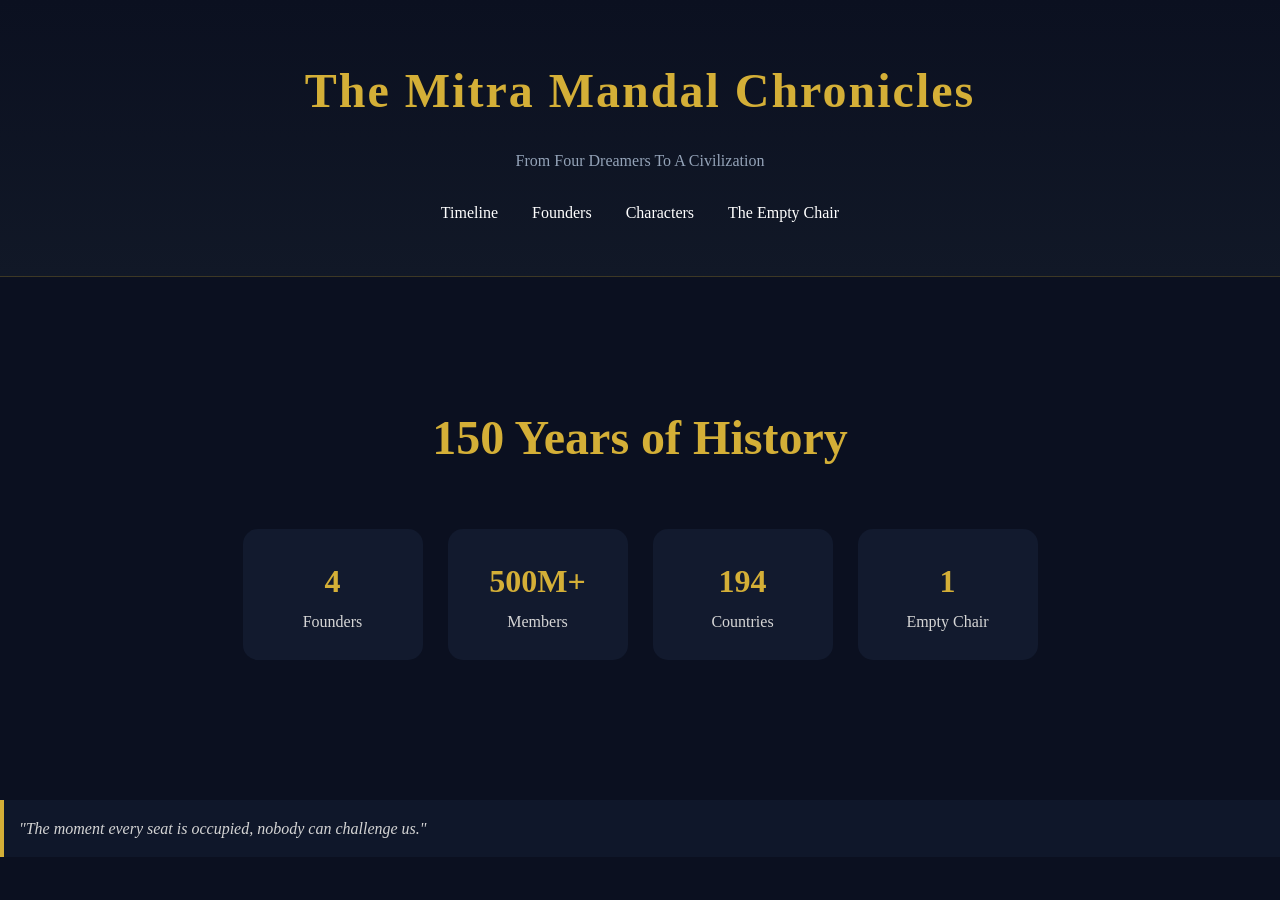
<file: index.html>
<!DOCTYPE html>
<html lang="en">

<head>
<meta charset="UTF-8">
<meta name="viewport" content="width=device-width,initial-scale=1">

<title>The Mitra Mandal Chronicles</title>

<link rel="stylesheet" href="css/style.css">
  <link rel="stylesheet" href="css/style.css">
</head>

<body>

<header>

<h1>The Mitra Mandal Chronicles</h1>

<p>
From Four Dreamers To A Civilization
</p>

<nav>

<a href="timeline.html">Timeline</a>

<a href="founders.html">Founders</a>

<a href="characters.html">Characters</a>

<a href="empty-chair.html">The Empty Chair</a>

</nav>

</header>

<section class="hero">

<h2>
150 Years of History
</h2>

<div class="stats">

<div>
<h3>4</h3>
<p>Founders</p>
</div>

<div>
<h3>500M+</h3>
<p>Members</p>
</div>

<div>
<h3>194</h3>
<p>Countries</p>
</div>

<div>
<h3>1</h3>
<p>Empty Chair</p>
</div>

</div>

</section>

<section class="quote">

<blockquote>

"The moment every seat is occupied, nobody can challenge us."

</blockquote>

</section>

<script src="js/main.js"></script>

</body>
</html>
</file>
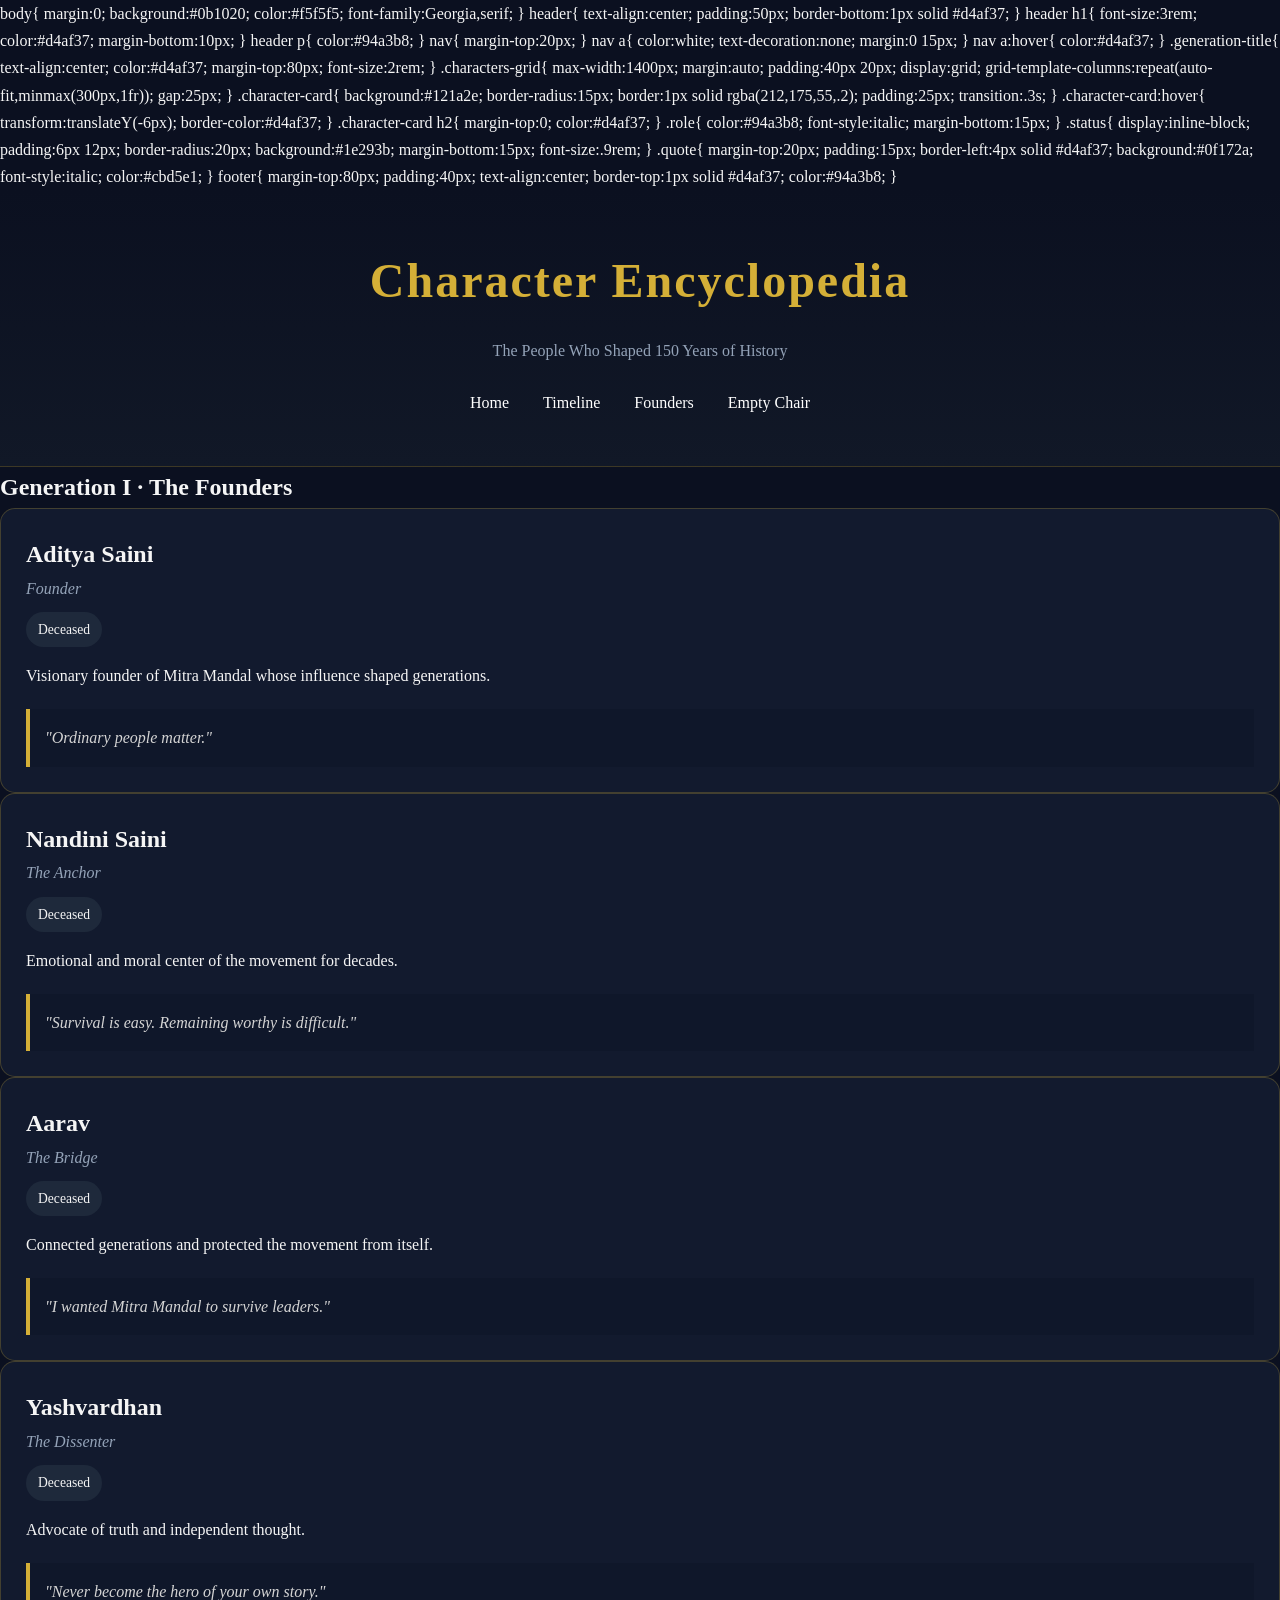
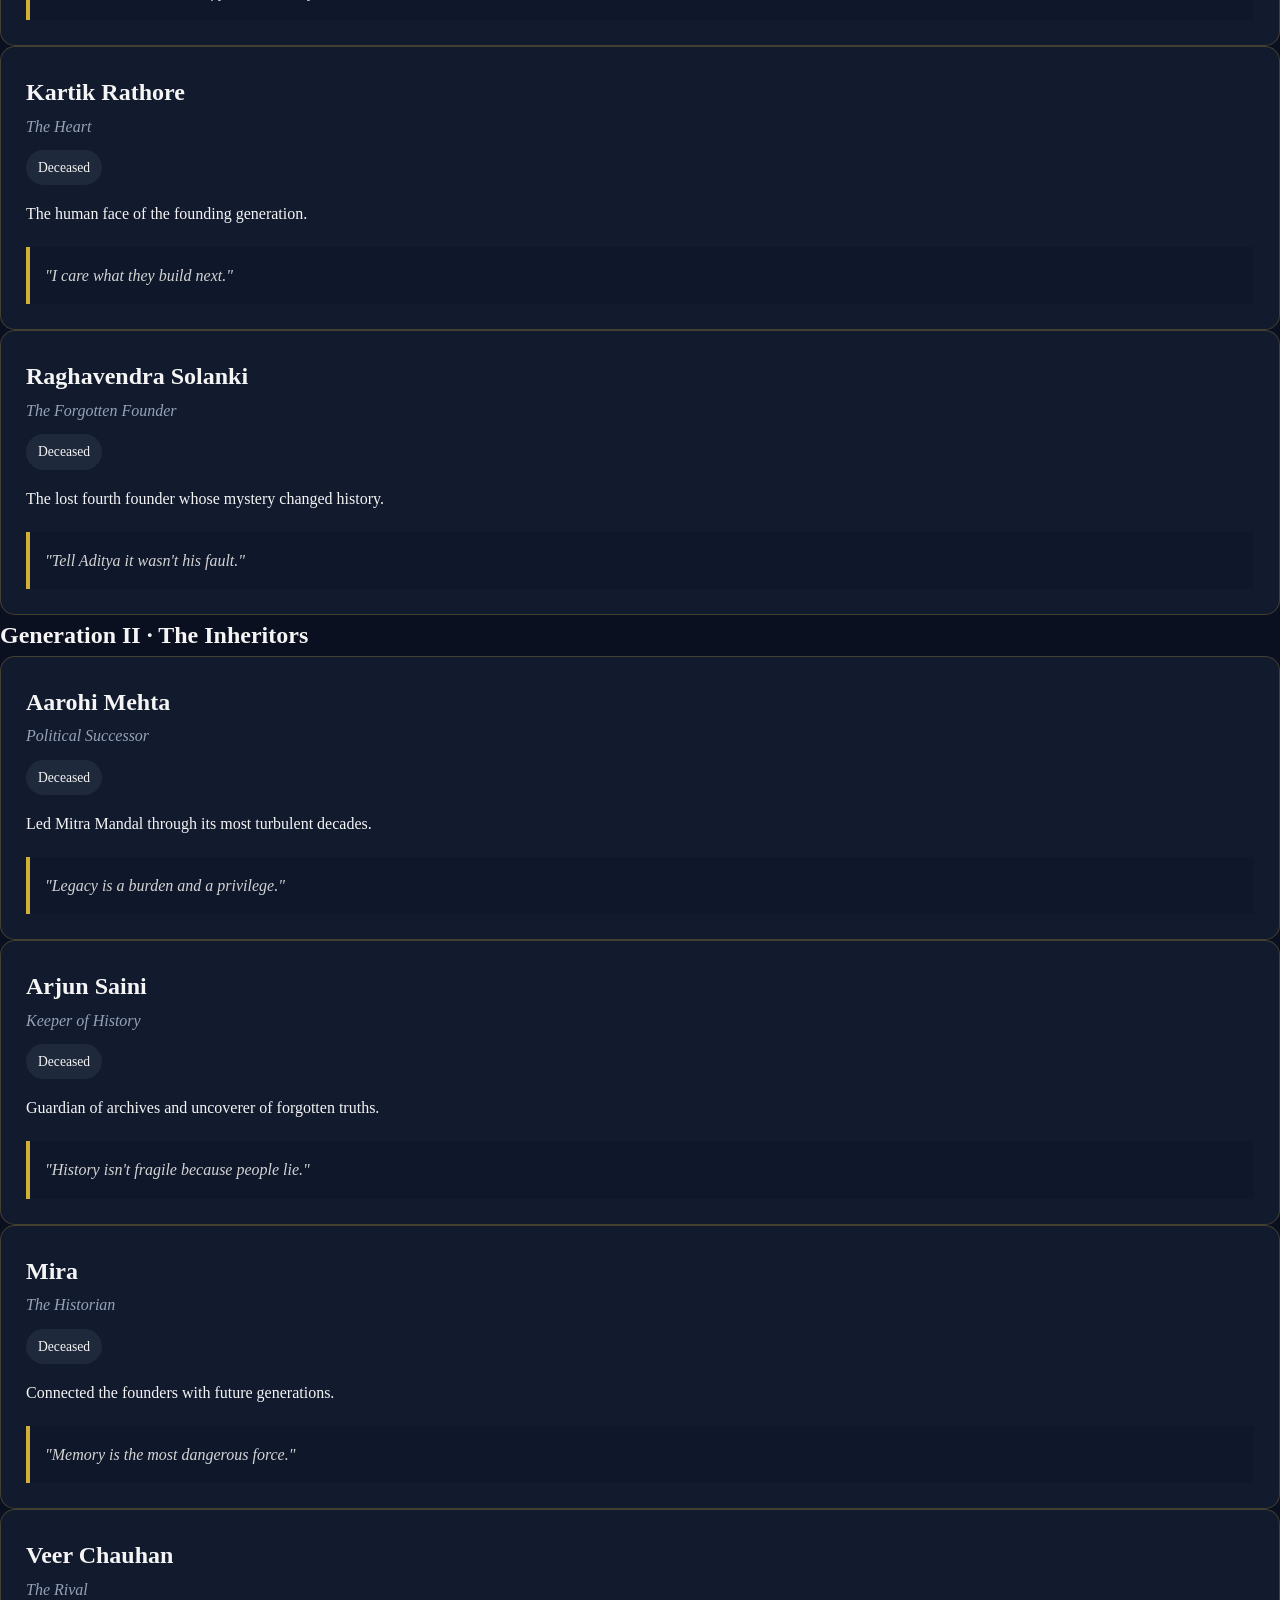
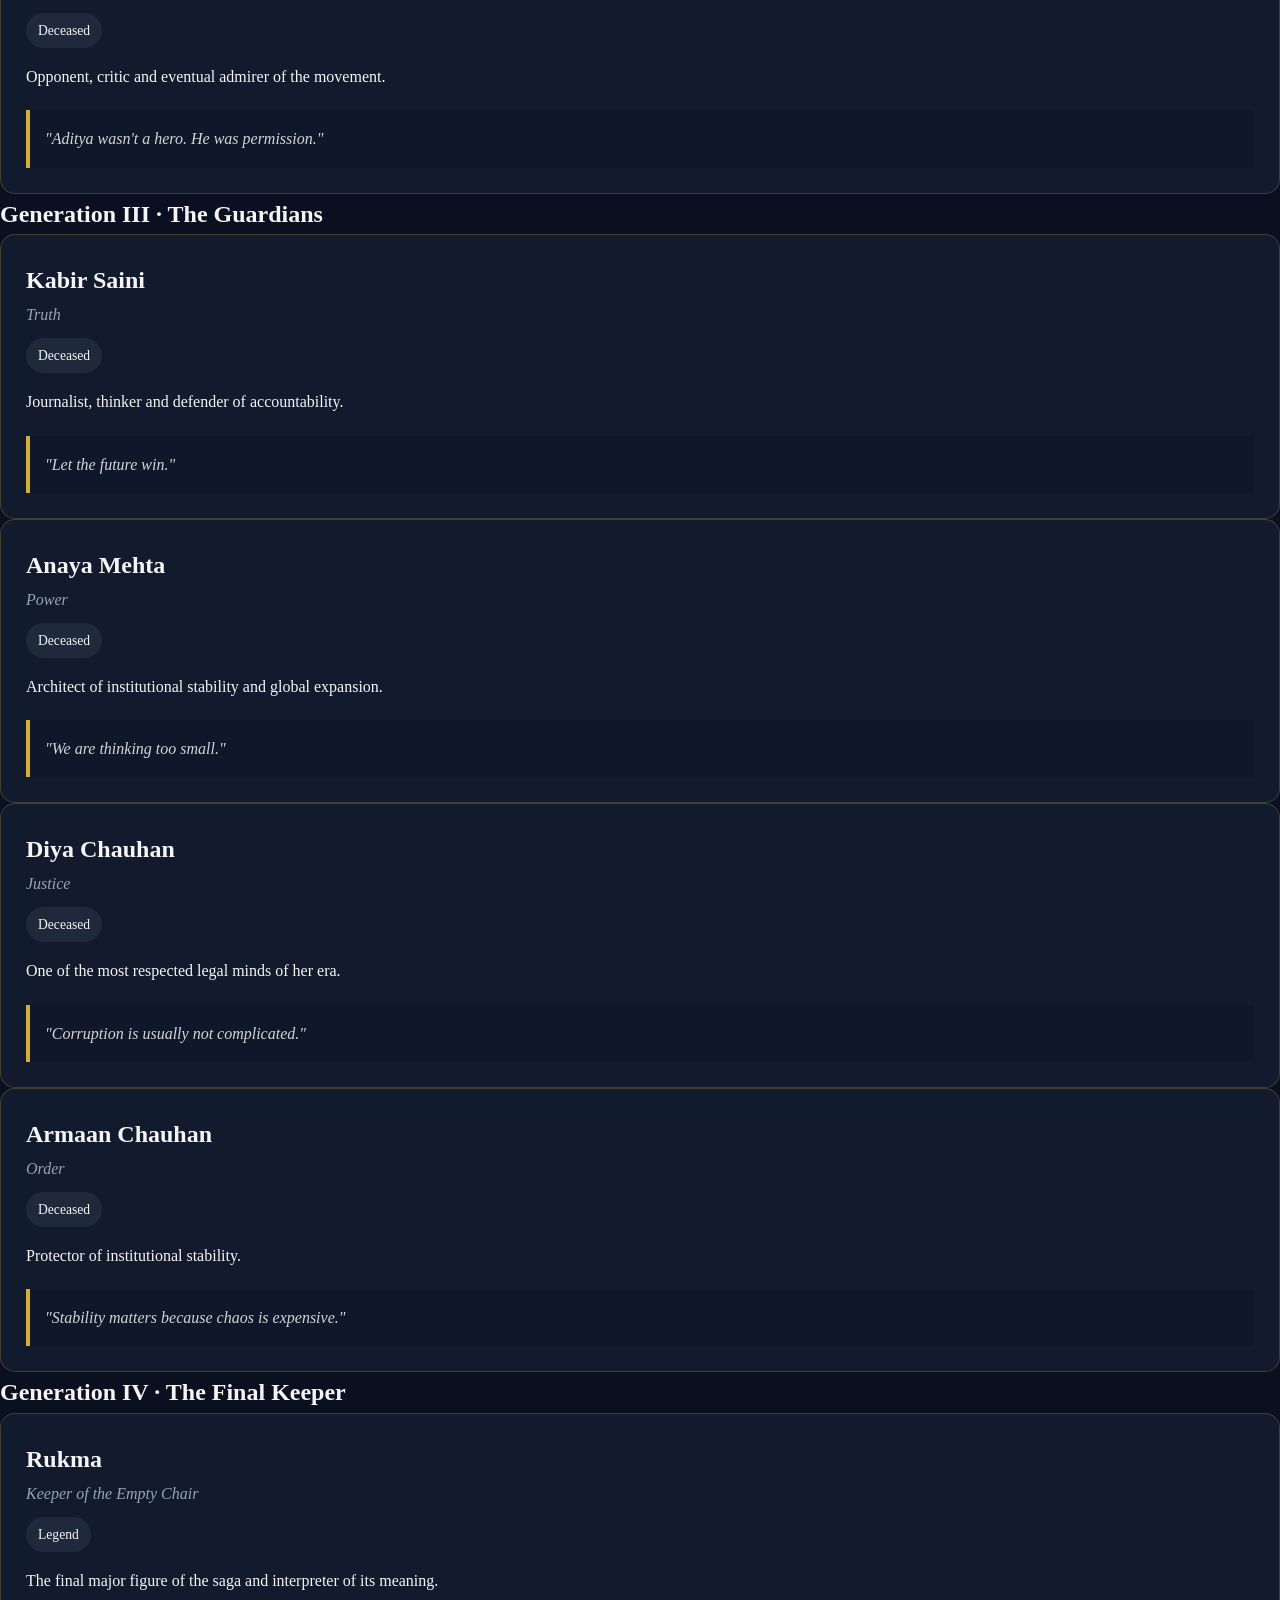
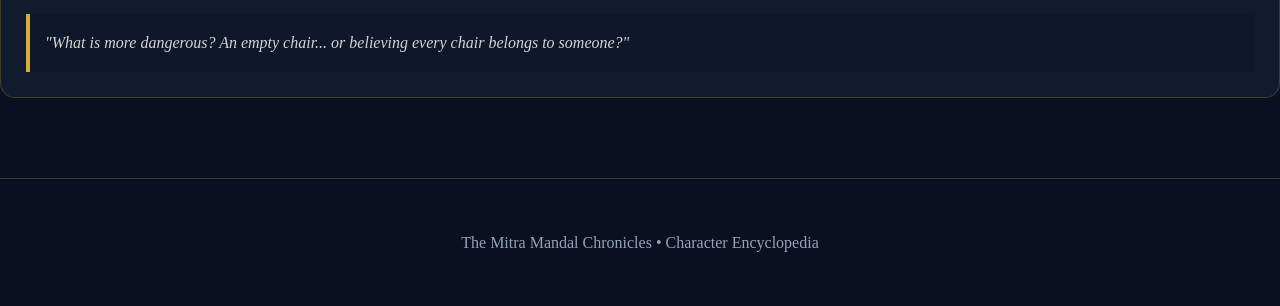
<file: characters.html>
<!DOCTYPE html>

<html lang="en">

<head>

<meta charset="UTF-8">
<meta name="viewport" content="width=device-width, initial-scale=1.0">

<title>Characters | The Mitra Mandal Chronicles</title>

<link rel="stylesheet" href="css/style.css">

body{
margin:0;
background:#0b1020;
color:#f5f5f5;
font-family:Georgia,serif;
}

header{
text-align:center;
padding:50px;
border-bottom:1px solid #d4af37;
}

header h1{
font-size:3rem;
color:#d4af37;
margin-bottom:10px;
}

header p{
color:#94a3b8;
}

nav{
margin-top:20px;
}

nav a{
color:white;
text-decoration:none;
margin:0 15px;
}

nav a:hover{
color:#d4af37;
}

.generation-title{
text-align:center;
color:#d4af37;
margin-top:80px;
font-size:2rem;
}

.characters-grid{
max-width:1400px;
margin:auto;
padding:40px 20px;
display:grid;
grid-template-columns:repeat(auto-fit,minmax(300px,1fr));
gap:25px;
}

.character-card{
background:#121a2e;
border-radius:15px;
border:1px solid rgba(212,175,55,.2);
padding:25px;
transition:.3s;
}

.character-card:hover{
transform:translateY(-6px);
border-color:#d4af37;
}

.character-card h2{
margin-top:0;
color:#d4af37;
}

.role{
color:#94a3b8;
font-style:italic;
margin-bottom:15px;
}

.status{
display:inline-block;
padding:6px 12px;
border-radius:20px;
background:#1e293b;
margin-bottom:15px;
font-size:.9rem;
}

.quote{
margin-top:20px;
padding:15px;
border-left:4px solid #d4af37;
background:#0f172a;
font-style:italic;
color:#cbd5e1;
}

footer{
margin-top:80px;
padding:40px;
text-align:center;
border-top:1px solid #d4af37;
color:#94a3b8;
}

</style>

</head>

<body>

<header>

<h1>Character Encyclopedia</h1>

<p>The People Who Shaped 150 Years of History</p>

<nav>

<a href="index.html">Home</a> <a href="timeline.html">Timeline</a> <a href="founders.html">Founders</a> <a href="empty-chair.html">Empty Chair</a>

</nav>

</header>

<h2 class="generation-title">Generation I · The Founders</h2>

<section class="characters-grid">

<div class="character-card">
<h2>Aditya Saini</h2>
<p class="role">Founder</p>
<div class="status">Deceased</div>
<p>Visionary founder of Mitra Mandal whose influence shaped generations.</p>
<div class="quote">"Ordinary people matter."</div>
</div>

<div class="character-card">
<h2>Nandini Saini</h2>
<p class="role">The Anchor</p>
<div class="status">Deceased</div>
<p>Emotional and moral center of the movement for decades.</p>
<div class="quote">"Survival is easy. Remaining worthy is difficult."</div>
</div>

<div class="character-card">
<h2>Aarav</h2>
<p class="role">The Bridge</p>
<div class="status">Deceased</div>
<p>Connected generations and protected the movement from itself.</p>
<div class="quote">"I wanted Mitra Mandal to survive leaders."</div>
</div>

<div class="character-card">
<h2>Yashvardhan</h2>
<p class="role">The Dissenter</p>
<div class="status">Deceased</div>
<p>Advocate of truth and independent thought.</p>
<div class="quote">"Never become the hero of your own story."</div>
</div>

<div class="character-card">
<h2>Kartik Rathore</h2>
<p class="role">The Heart</p>
<div class="status">Deceased</div>
<p>The human face of the founding generation.</p>
<div class="quote">"I care what they build next."</div>
</div>

<div class="character-card">
<h2>Raghavendra Solanki</h2>
<p class="role">The Forgotten Founder</p>
<div class="status">Deceased</div>
<p>The lost fourth founder whose mystery changed history.</p>
<div class="quote">"Tell Aditya it wasn't his fault."</div>
</div>

</section>

<h2 class="generation-title">Generation II · The Inheritors</h2>

<section class="characters-grid">

<div class="character-card">
<h2>Aarohi Mehta</h2>
<p class="role">Political Successor</p>
<div class="status">Deceased</div>
<p>Led Mitra Mandal through its most turbulent decades.</p>
<div class="quote">"Legacy is a burden and a privilege."</div>
</div>

<div class="character-card">
<h2>Arjun Saini</h2>
<p class="role">Keeper of History</p>
<div class="status">Deceased</div>
<p>Guardian of archives and uncoverer of forgotten truths.</p>
<div class="quote">"History isn't fragile because people lie."</div>
</div>

<div class="character-card">
<h2>Mira</h2>
<p class="role">The Historian</p>
<div class="status">Deceased</div>
<p>Connected the founders with future generations.</p>
<div class="quote">"Memory is the most dangerous force."</div>
</div>

<div class="character-card">
<h2>Veer Chauhan</h2>
<p class="role">The Rival</p>
<div class="status">Deceased</div>
<p>Opponent, critic and eventual admirer of the movement.</p>
<div class="quote">"Aditya wasn't a hero. He was permission."</div>
</div>

</section>

<h2 class="generation-title">Generation III · The Guardians</h2>

<section class="characters-grid">

<div class="character-card">
<h2>Kabir Saini</h2>
<p class="role">Truth</p>
<div class="status">Deceased</div>
<p>Journalist, thinker and defender of accountability.</p>
<div class="quote">"Let the future win."</div>
</div>

<div class="character-card">
<h2>Anaya Mehta</h2>
<p class="role">Power</p>
<div class="status">Deceased</div>
<p>Architect of institutional stability and global expansion.</p>
<div class="quote">"We are thinking too small."</div>
</div>

<div class="character-card">
<h2>Diya Chauhan</h2>
<p class="role">Justice</p>
<div class="status">Deceased</div>
<p>One of the most respected legal minds of her era.</p>
<div class="quote">"Corruption is usually not complicated."</div>
</div>

<div class="character-card">
<h2>Armaan Chauhan</h2>
<p class="role">Order</p>
<div class="status">Deceased</div>
<p>Protector of institutional stability.</p>
<div class="quote">"Stability matters because chaos is expensive."</div>
</div>

</section>

<h2 class="generation-title">Generation IV · The Final Keeper</h2>

<section class="characters-grid">

<div class="character-card">
<h2>Rukma</h2>
<p class="role">Keeper of the Empty Chair</p>
<div class="status">Legend</div>
<p>The final major figure of the saga and interpreter of its meaning.</p>
<div class="quote">"What is more dangerous? An empty chair... or believing every chair belongs to someone?"</div>
</div>

</section>

<footer>

<p>
The Mitra Mandal Chronicles • Character Encyclopedia
</p>

</footer>

</body>

</html>
</file>
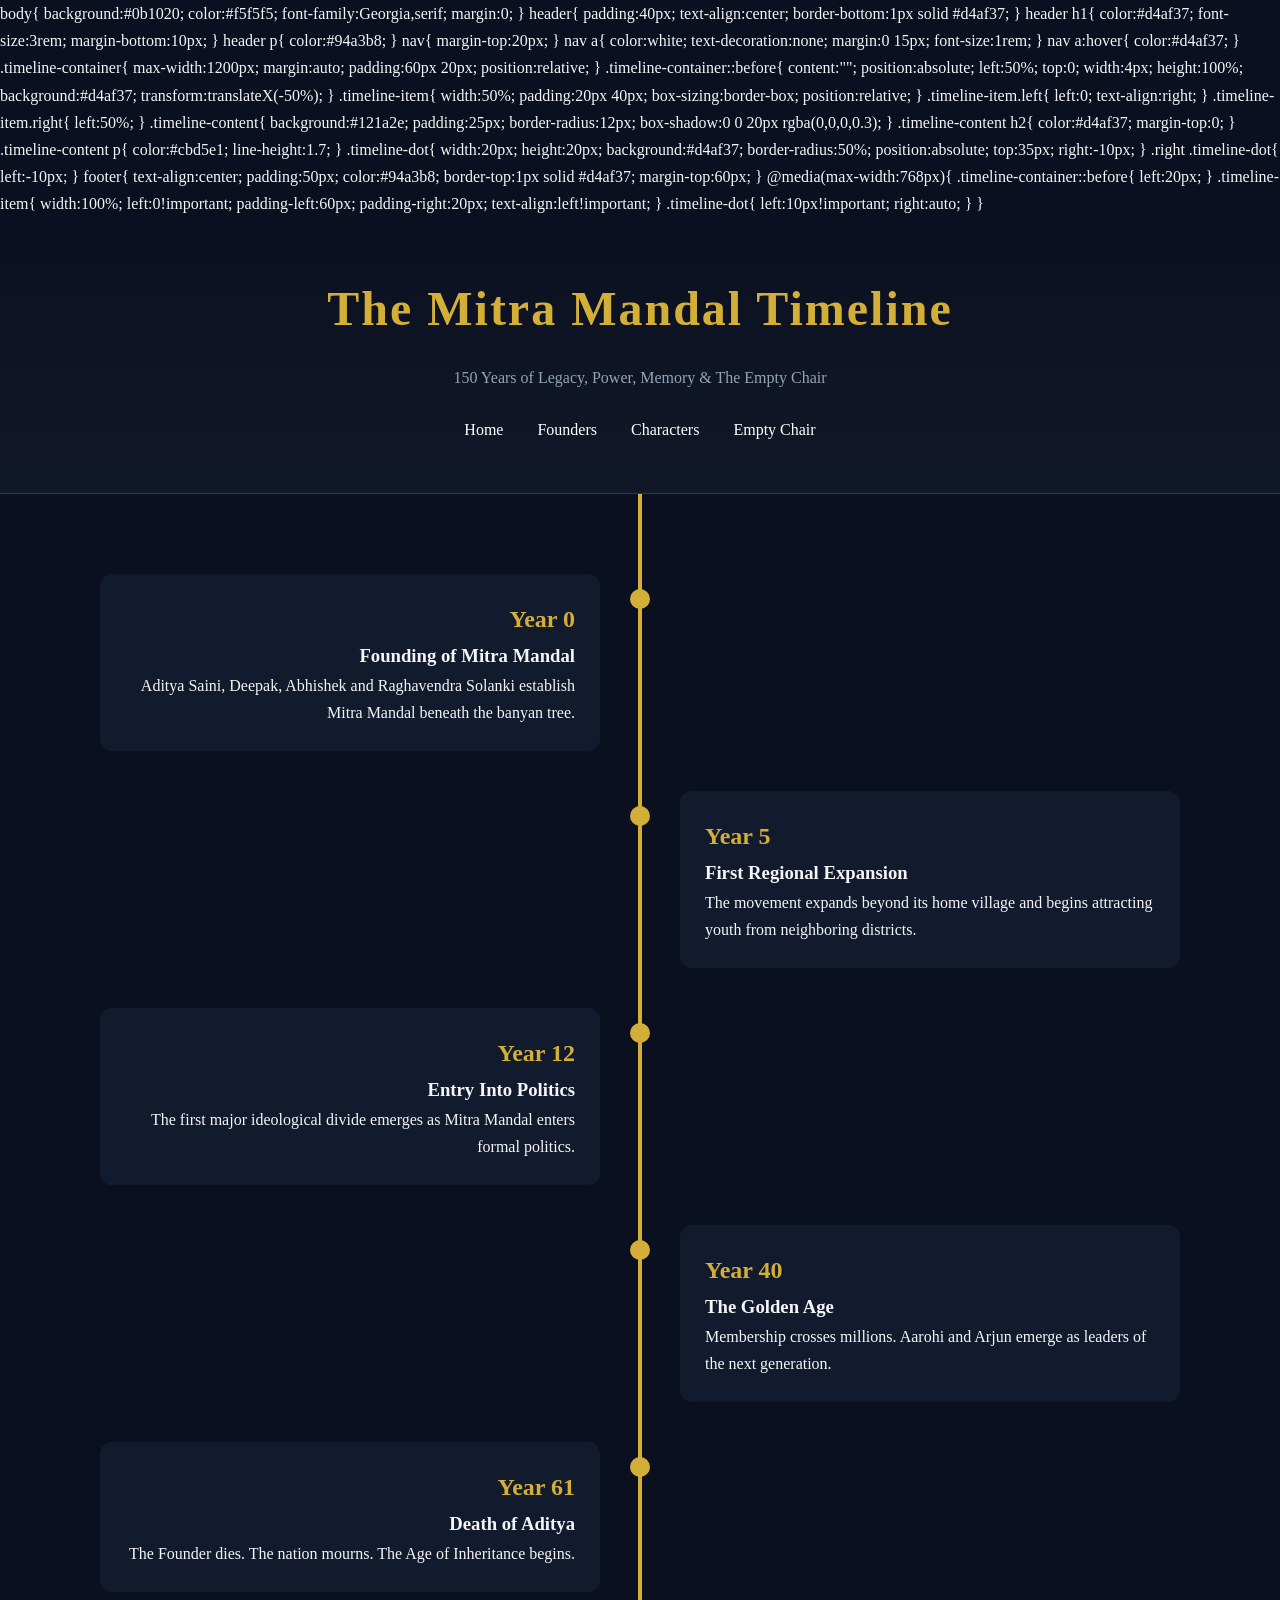
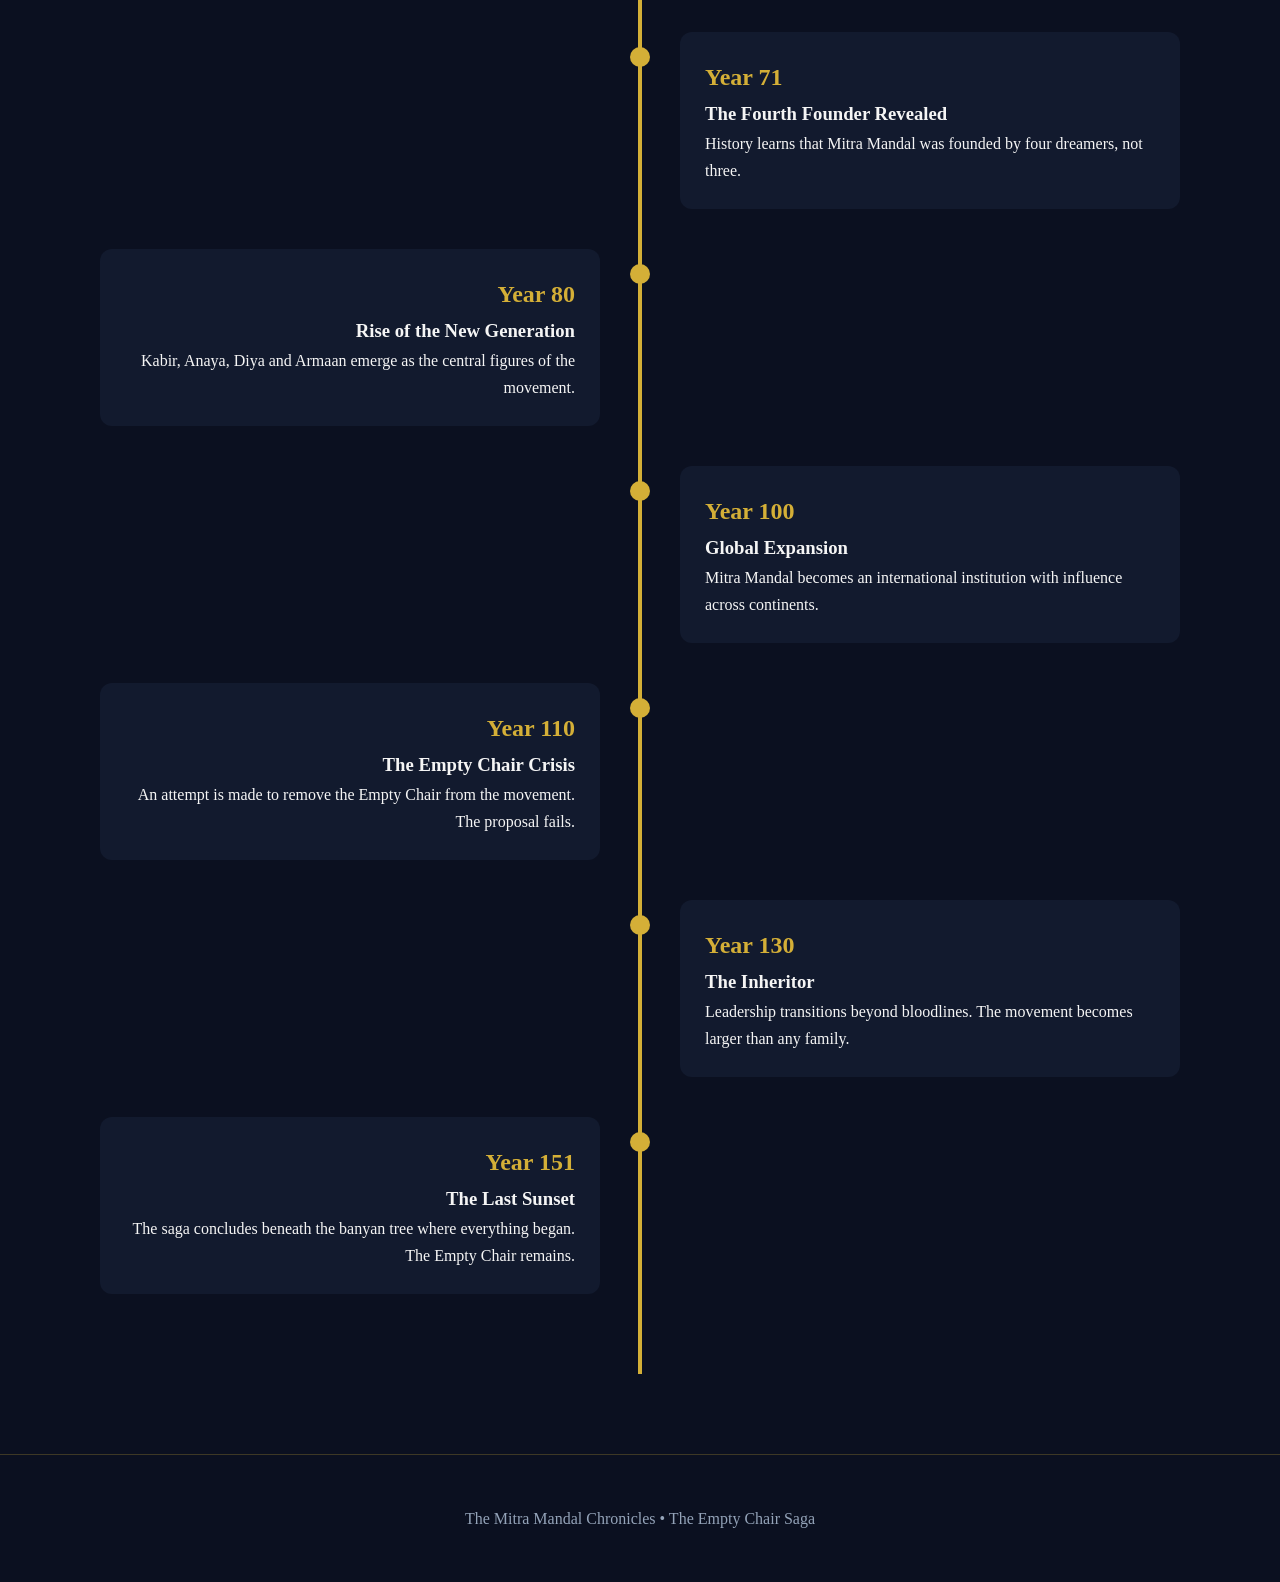
<file: timeline.html>
<!DOCTYPE html>

<html lang="en">

<head>
<meta charset="UTF-8">
<meta name="viewport" content="width=device-width, initial-scale=1.0">

<title>Timeline | The Mitra Mandal Chronicles</title>

<link rel="stylesheet" href="css/style.css">

<link rel="stylesheet" href="css/style.css">

body{
background:#0b1020;
color:#f5f5f5;
font-family:Georgia,serif;
margin:0;
}

header{
padding:40px;
text-align:center;
border-bottom:1px solid #d4af37;
}

header h1{
color:#d4af37;
font-size:3rem;
margin-bottom:10px;
}

header p{
color:#94a3b8;
}

nav{
margin-top:20px;
}

nav a{
color:white;
text-decoration:none;
margin:0 15px;
font-size:1rem;
}

nav a:hover{
color:#d4af37;
}

.timeline-container{
max-width:1200px;
margin:auto;
padding:60px 20px;
position:relative;
}

.timeline-container::before{
content:"";
position:absolute;
left:50%;
top:0;
width:4px;
height:100%;
background:#d4af37;
transform:translateX(-50%);
}

.timeline-item{
width:50%;
padding:20px 40px;
box-sizing:border-box;
position:relative;
}

.timeline-item.left{
left:0;
text-align:right;
}

.timeline-item.right{
left:50%;
}

.timeline-content{
background:#121a2e;
padding:25px;
border-radius:12px;
box-shadow:0 0 20px rgba(0,0,0,0.3);
}

.timeline-content h2{
color:#d4af37;
margin-top:0;
}

.timeline-content p{
color:#cbd5e1;
line-height:1.7;
}

.timeline-dot{
width:20px;
height:20px;
background:#d4af37;
border-radius:50%;
position:absolute;
top:35px;
right:-10px;
}

.right .timeline-dot{
left:-10px;
}

footer{
text-align:center;
padding:50px;
color:#94a3b8;
border-top:1px solid #d4af37;
margin-top:60px;
}

@media(max-width:768px){

.timeline-container::before{
left:20px;
}

.timeline-item{
width:100%;
left:0!important;
padding-left:60px;
padding-right:20px;
text-align:left!important;
}

.timeline-dot{
left:10px!important;
right:auto;
}

}

</style>

</head>

<body>

<header>

<h1>The Mitra Mandal Timeline</h1>

<p>150 Years of Legacy, Power, Memory & The Empty Chair</p>

<nav>
<a href="index.html">Home</a>
<a href="founders.html">Founders</a>
<a href="characters.html">Characters</a>
<a href="empty-chair.html">Empty Chair</a>
</nav>

</header>

<div class="timeline-container">

<div class="timeline-item left">
<div class="timeline-dot"></div>
<div class="timeline-content">
<h2>Year 0</h2>
<h3>Founding of Mitra Mandal</h3>
<p>
Aditya Saini, Deepak, Abhishek and Raghavendra Solanki establish
Mitra Mandal beneath the banyan tree.
</p>
</div>
</div>

<div class="timeline-item right">
<div class="timeline-dot"></div>
<div class="timeline-content">
<h2>Year 5</h2>
<h3>First Regional Expansion</h3>
<p>
The movement expands beyond its home village and begins attracting
youth from neighboring districts.
</p>
</div>
</div>

<div class="timeline-item left">
<div class="timeline-dot"></div>
<div class="timeline-content">
<h2>Year 12</h2>
<h3>Entry Into Politics</h3>
<p>
The first major ideological divide emerges as Mitra Mandal enters
formal politics.
</p>
</div>
</div>

<div class="timeline-item right">
<div class="timeline-dot"></div>
<div class="timeline-content">
<h2>Year 40</h2>
<h3>The Golden Age</h3>
<p>
Membership crosses millions. Aarohi and Arjun emerge as leaders of
the next generation.
</p>
</div>
</div>

<div class="timeline-item left">
<div class="timeline-dot"></div>
<div class="timeline-content">
<h2>Year 61</h2>
<h3>Death of Aditya</h3>
<p>
The Founder dies. The nation mourns. The Age of Inheritance begins.
</p>
</div>
</div>

<div class="timeline-item right">
<div class="timeline-dot"></div>
<div class="timeline-content">
<h2>Year 71</h2>
<h3>The Fourth Founder Revealed</h3>
<p>
History learns that Mitra Mandal was founded by four dreamers,
not three.
</p>
</div>
</div>

<div class="timeline-item left">
<div class="timeline-dot"></div>
<div class="timeline-content">
<h2>Year 80</h2>
<h3>Rise of the New Generation</h3>
<p>
Kabir, Anaya, Diya and Armaan emerge as the central figures of the movement.
</p>
</div>
</div>

<div class="timeline-item right">
<div class="timeline-dot"></div>
<div class="timeline-content">
<h2>Year 100</h2>
<h3>Global Expansion</h3>
<p>
Mitra Mandal becomes an international institution with influence
across continents.
</p>
</div>
</div>

<div class="timeline-item left">
<div class="timeline-dot"></div>
<div class="timeline-content">
<h2>Year 110</h2>
<h3>The Empty Chair Crisis</h3>
<p>
An attempt is made to remove the Empty Chair from the movement.
The proposal fails.
</p>
</div>
</div>

<div class="timeline-item right">
<div class="timeline-dot"></div>
<div class="timeline-content">
<h2>Year 130</h2>
<h3>The Inheritor</h3>
<p>
Leadership transitions beyond bloodlines. The movement becomes
larger than any family.
</p>
</div>
</div>

<div class="timeline-item left">
<div class="timeline-dot"></div>
<div class="timeline-content">
<h2>Year 151</h2>
<h3>The Last Sunset</h3>
<p>
The saga concludes beneath the banyan tree where everything began.
The Empty Chair remains.
</p>
</div>
</div>

</div>

<footer>

<p>
The Mitra Mandal Chronicles • The Empty Chair Saga
</p>

</footer>

</body>

</html>
</file>
<file: css/style.css>
/* ==========================================
THE MITRA MANDAL CHRONICLES
GLOBAL STYLE SHEET
========================================== */

:root{

--bg:#0b1020;
--bg-light:#121a2e;
--gold:#d4af37;
--text:#f5f5f5;
--muted:#94a3b8;
--border:rgba(212,175,55,.25);

}

/* ==========================================
RESET
========================================== */

*{

margin:0;
padding:0;
box-sizing:border-box;

}

html{

scroll-behavior:smooth;

}

body{

background:var(--bg);

color:var(--text);

font-family:Georgia,serif;

line-height:1.7;

overflow-x:hidden;

}

/* ==========================================
HEADER
========================================== */

header{

text-align:center;

padding:50px 20px;

border-bottom:1px solid var(--border);

background:linear-gradient(
180deg,
#0b1020,
#111827
);

}

header h1{

font-size:3rem;

color:var(--gold);

letter-spacing:2px;

margin-bottom:15px;

}

header p{

color:var(--muted);

font-size:1rem;

}

/* ==========================================
NAVIGATION
========================================== */

nav{

margin-top:25px;

}

nav a{

color:white;

text-decoration:none;

margin:0 15px;

font-size:1rem;

transition:.3s;

}

nav a:hover{

color:var(--gold);

}

/* ==========================================
HERO
========================================== */

.hero{

padding:120px 20px;

text-align:center;

}

.hero h2{

font-size:3rem;

color:var(--gold);

margin-bottom:20px;

}

.hero p{

max-width:800px;

margin:auto;

color:#d6d6d6;

}

/* ==========================================
SECTION
========================================== */

.section{

max-width:1200px;

margin:auto;

padding:80px 20px;

}

.section-title{

text-align:center;

font-size:2.2rem;

color:var(--gold);

margin-bottom:40px;

}

/* ==========================================
CARDS
========================================== */

.card{

background:var(--bg-light);

border:1px solid var(--border);

border-radius:16px;

overflow:hidden;

transition:.3s;

}

.card:hover{

transform:translateY(-6px);

border-color:var(--gold);

}

.card-content{

padding:25px;

}

.card h2{

color:var(--gold);

margin-bottom:10px;

}

.card p{

color:#d6d6d6;

}

/* ==========================================
GRID
========================================== */

.grid{

display:grid;

grid-template-columns:
repeat(auto-fit,minmax(300px,1fr));

gap:30px;

}

/* ==========================================
CHARACTER CARDS
========================================== */

.character-card{

background:var(--bg-light);

border:1px solid var(--border);

border-radius:15px;

padding:25px;

transition:.3s;

}

.character-card:hover{

transform:translateY(-5px);

border-color:var(--gold);

}

.role{

color:var(--muted);

font-style:italic;

margin-bottom:10px;

}

.status{

display:inline-block;

padding:6px 12px;

border-radius:20px;

background:#1e293b;

font-size:.85rem;

margin-bottom:15px;

}

.quote{

margin-top:20px;

padding:15px;

border-left:4px solid var(--gold);

background:#0f172a;

font-style:italic;

color:#d4d4d4;

}

/* ==========================================
FOUNDERS
========================================== */

.founders-container{

max-width:1400px;

margin:auto;

padding:60px 20px;

display:grid;

grid-template-columns:
repeat(auto-fit,minmax(320px,1fr));

gap:30px;

}

.card img{

width:100%;

height:350px;

object-fit:cover;

}

/* ==========================================
TIMELINE
========================================== */

.timeline-container{

max-width:1200px;

margin:auto;

padding:60px 20px;

position:relative;

}

.timeline-container::before{

content:"";

position:absolute;

left:50%;

top:0;

width:4px;

height:100%;

background:var(--gold);

transform:translateX(-50%);

}

.timeline-item{

width:50%;

padding:20px 40px;

position:relative;

}

.timeline-item.left{

left:0;

text-align:right;

}

.timeline-item.right{

left:50%;

}

.timeline-content{

background:var(--bg-light);

padding:25px;

border-radius:12px;

}

.timeline-content h2{

color:var(--gold);

}

.timeline-dot{

width:20px;

height:20px;

background:var(--gold);

border-radius:50%;

position:absolute;

top:35px;

right:-10px;

}

.right .timeline-dot{

left:-10px;

}

/* ==========================================
EMPTY CHAIR PAGE
========================================== */

.empty-chair{

text-align:center;

padding:150px 20px;

}

.empty-chair img{

width:300px;

max-width:80%;

margin-bottom:40px;

filter:drop-shadow(
0 0 25px rgba(212,175,55,.4)
);

}

.empty-chair h2{

font-size:3rem;

color:var(--gold);

margin-bottom:20px;

}

.empty-chair p{

max-width:900px;

margin:auto;

color:#d6d6d6;

}

/* ==========================================
STATS
========================================== */

.stats{

display:flex;

justify-content:center;

flex-wrap:wrap;

gap:25px;

margin-top:50px;

}

.stats div{

background:var(--bg-light);

padding:25px;

border-radius:15px;

min-width:180px;

text-align:center;

}

.stats h3{

color:var(--gold);

font-size:2rem;

}

/* ==========================================
FOOTER
========================================== */

footer{

text-align:center;

padding:50px;

border-top:1px solid var(--border);

color:var(--muted);

margin-top:80px;

}

/* ==========================================
SCROLLBAR
========================================== */

::-webkit-scrollbar{

width:10px;

}

::-webkit-scrollbar-track{

background:#0b1020;

}

::-webkit-scrollbar-thumb{

background:var(--gold);

border-radius:20px;

}

/* ==========================================
MOBILE
========================================== */

@media(max-width:768px){

header h1{

font-size:2rem;

}

.hero h2{

font-size:2rem;

}

.timeline-container::before{

left:20px;

}

.timeline-item{

width:100%;

left:0!important;

padding-left:60px;

padding-right:10px;

text-align:left!important;

}

.timeline-dot{

left:10px!important;

right:auto;

}

nav a{

display:block;

margin:10px 0;

}

}
.hidden{

opacity:0;

transform:translateY(40px);

transition:all .8s ease;

}

.visible{

opacity:1;

transform:translateY(0);

}

.timeline-item.active .timeline-content{

border:1px solid #d4af37;

box-shadow:
0 0 20px rgba(212,175,55,.3);

}
</file>
